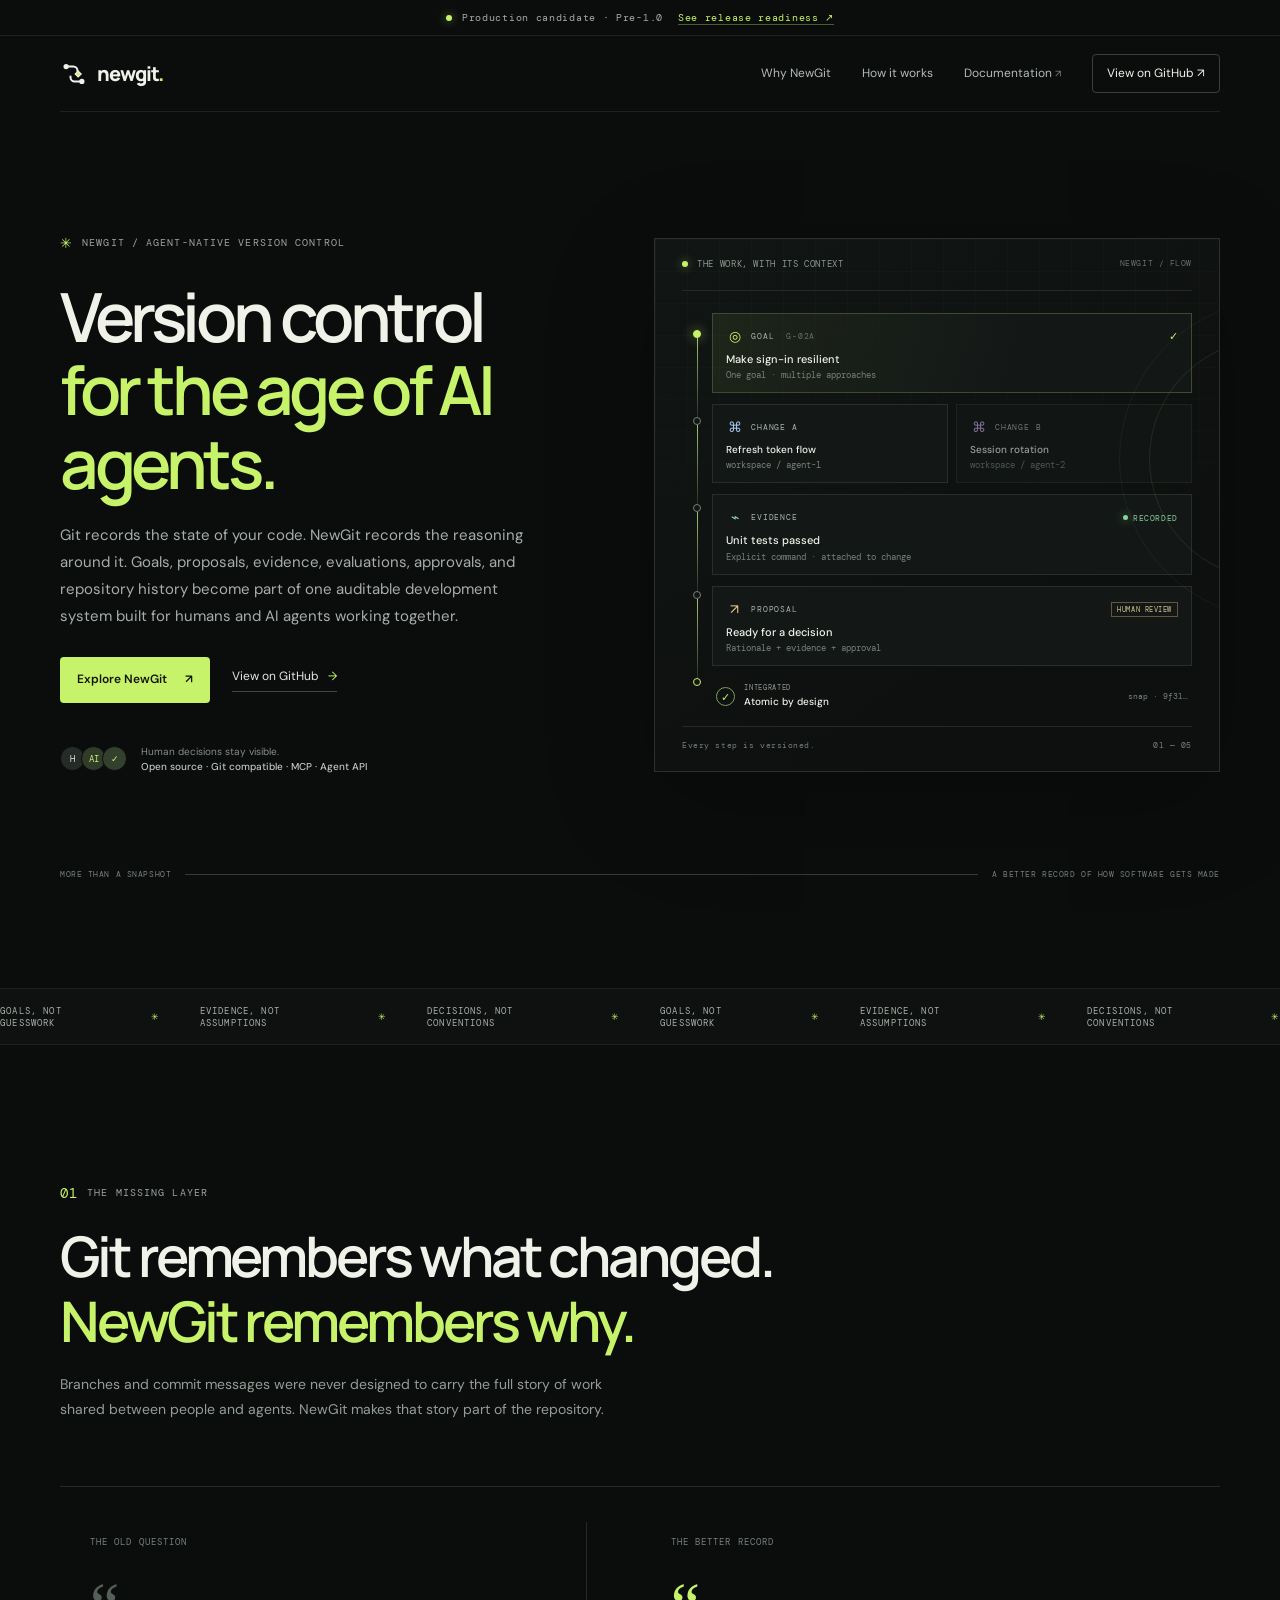
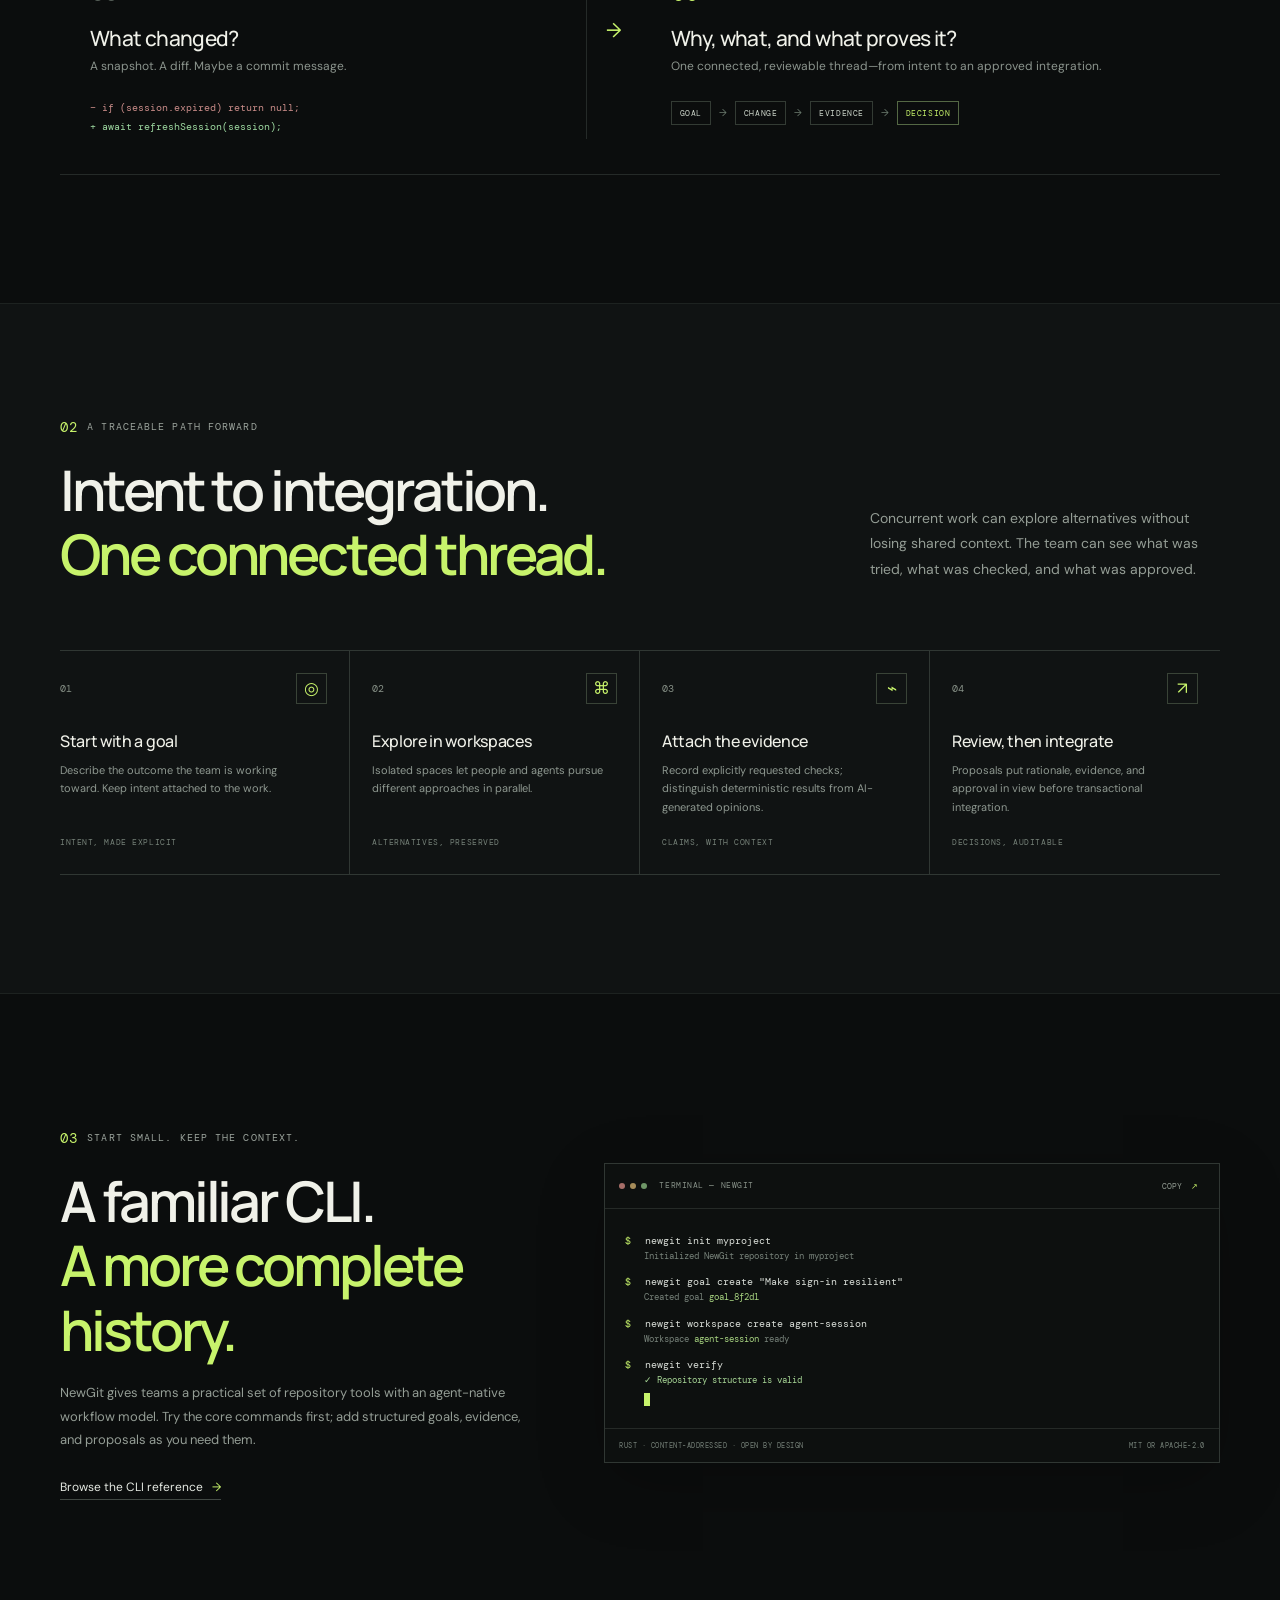
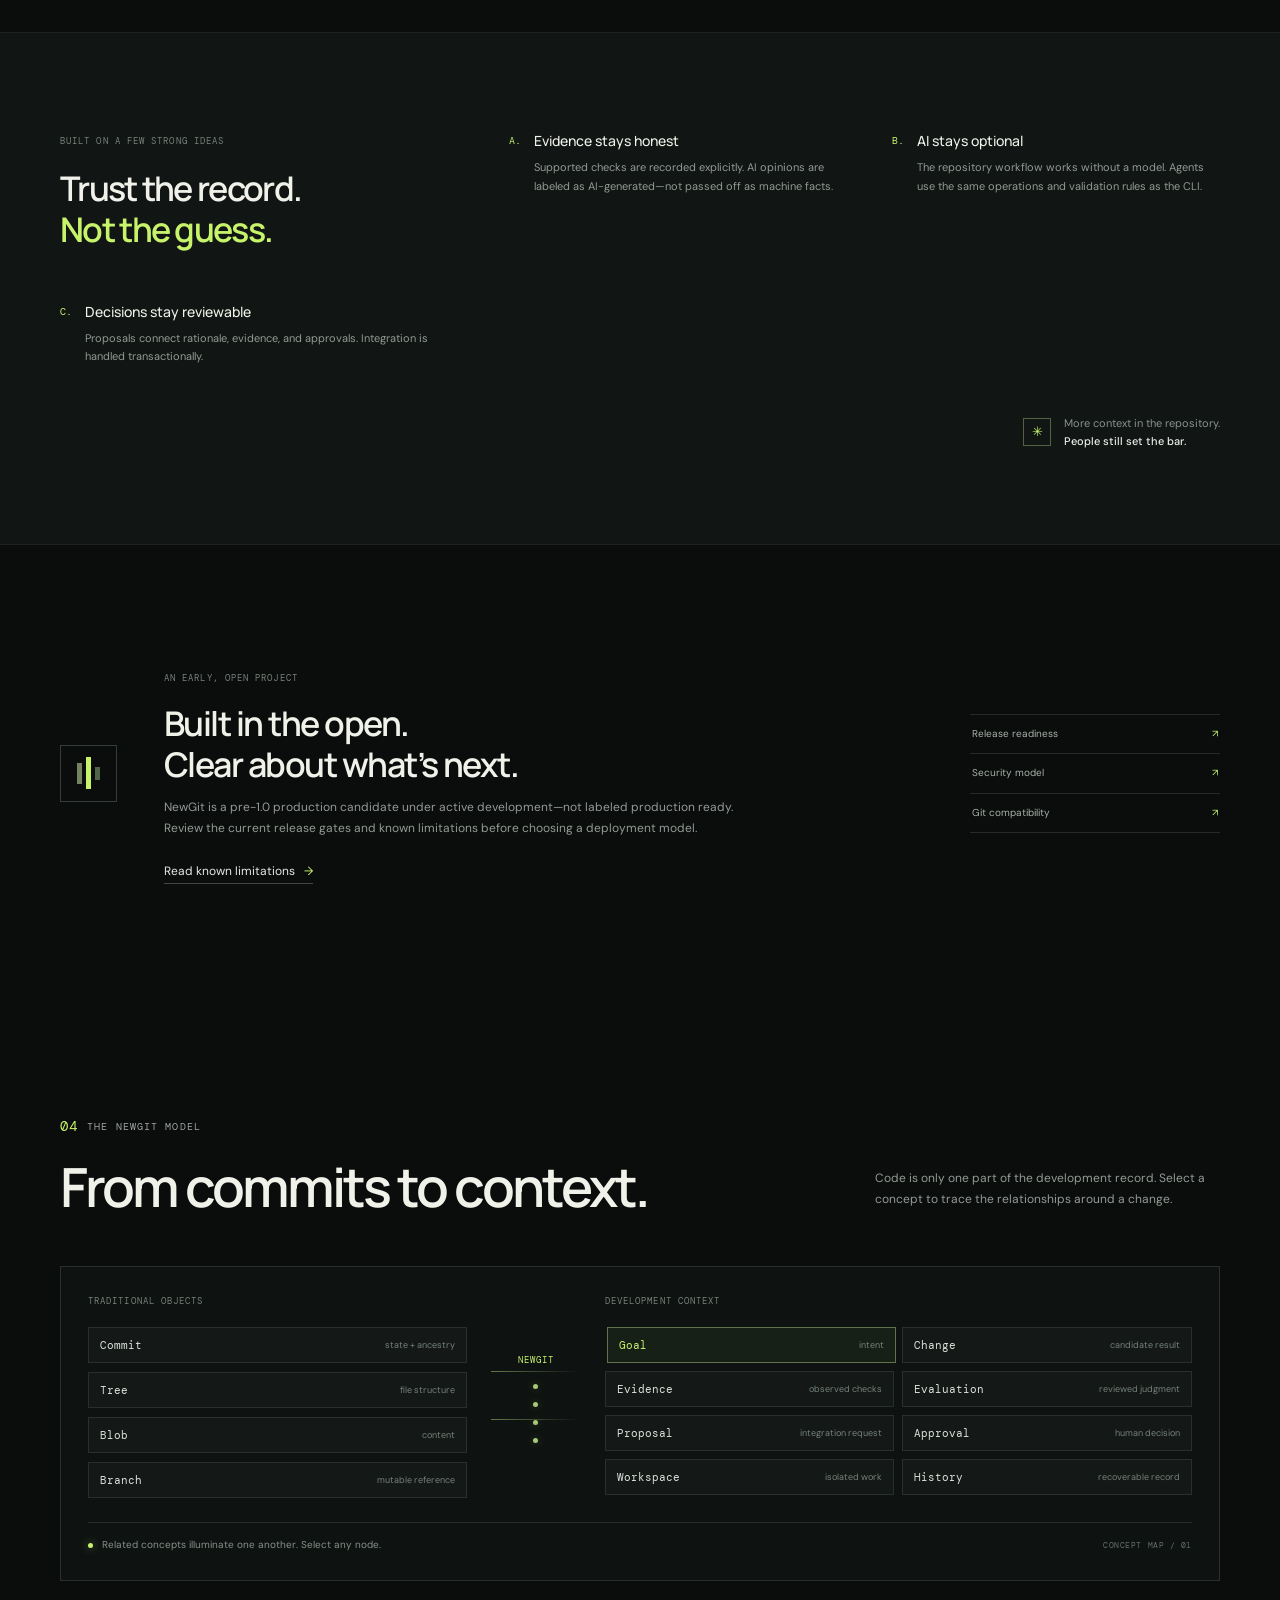
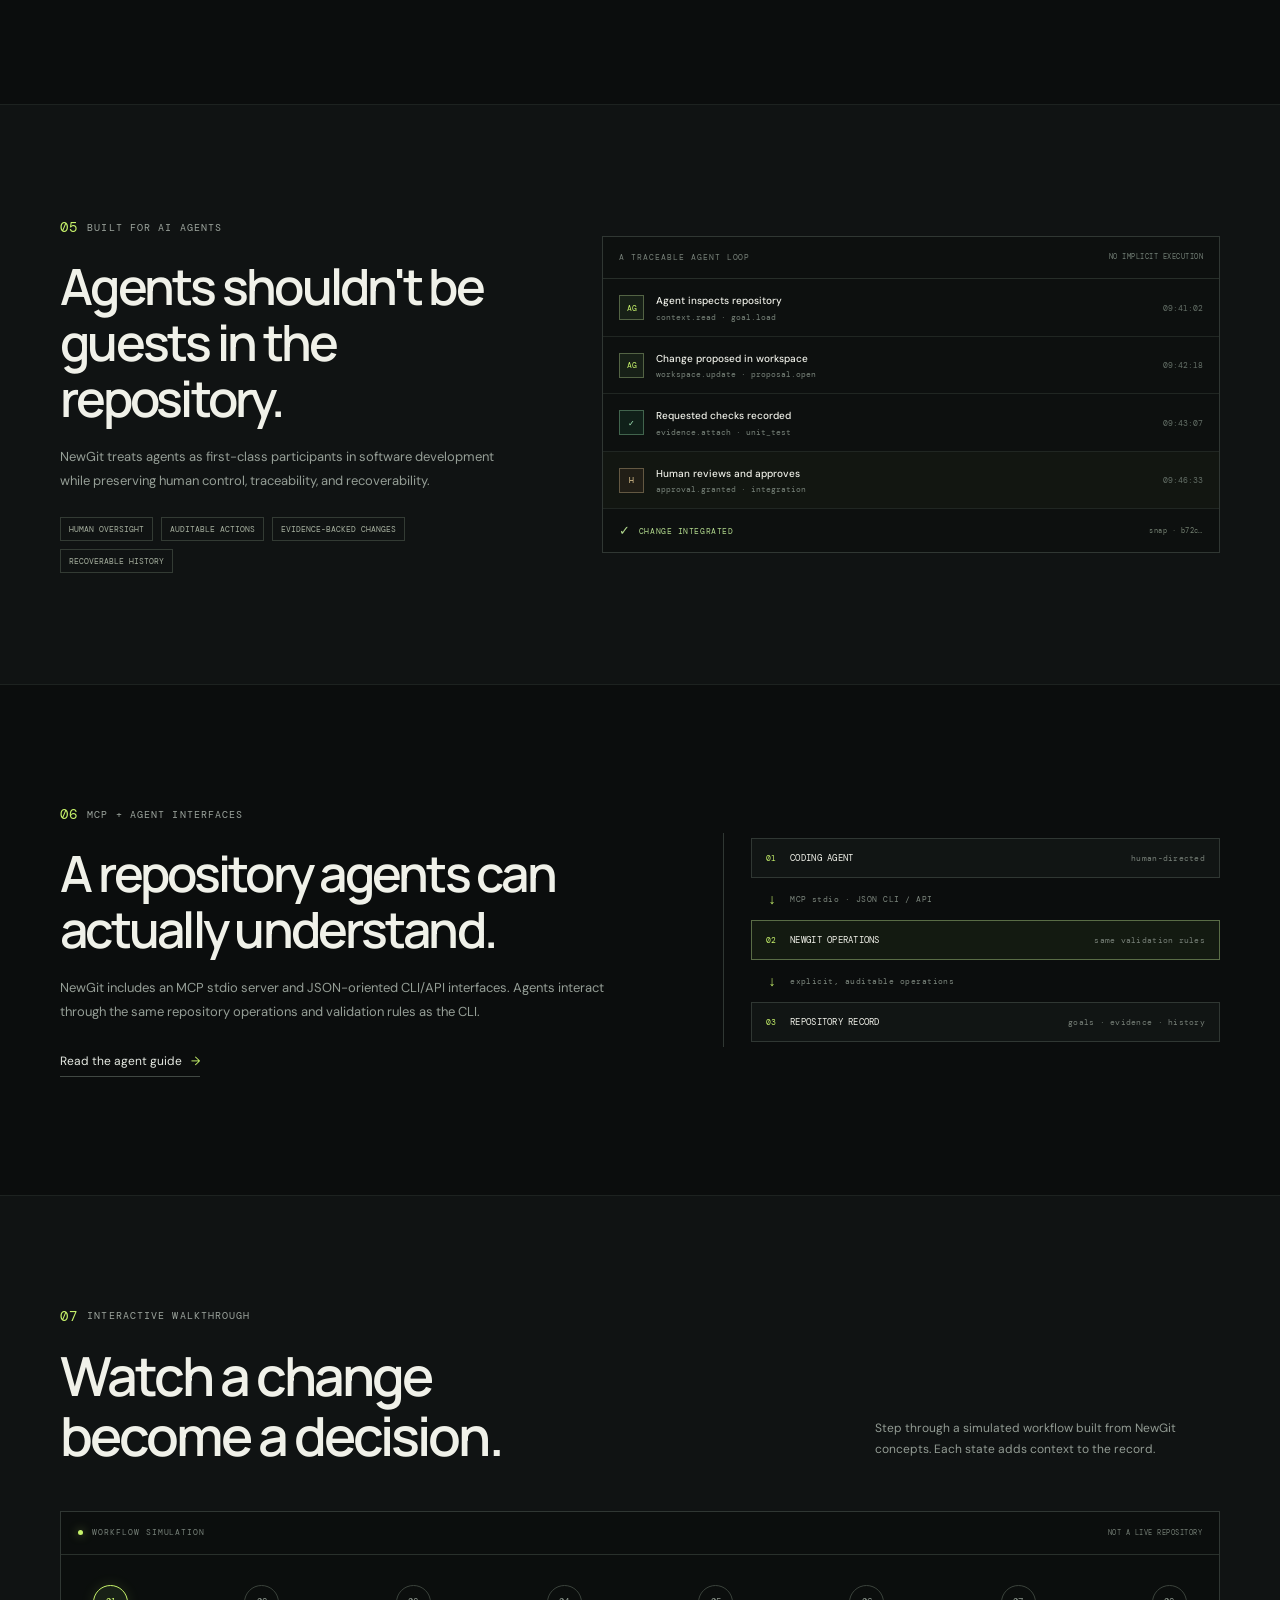
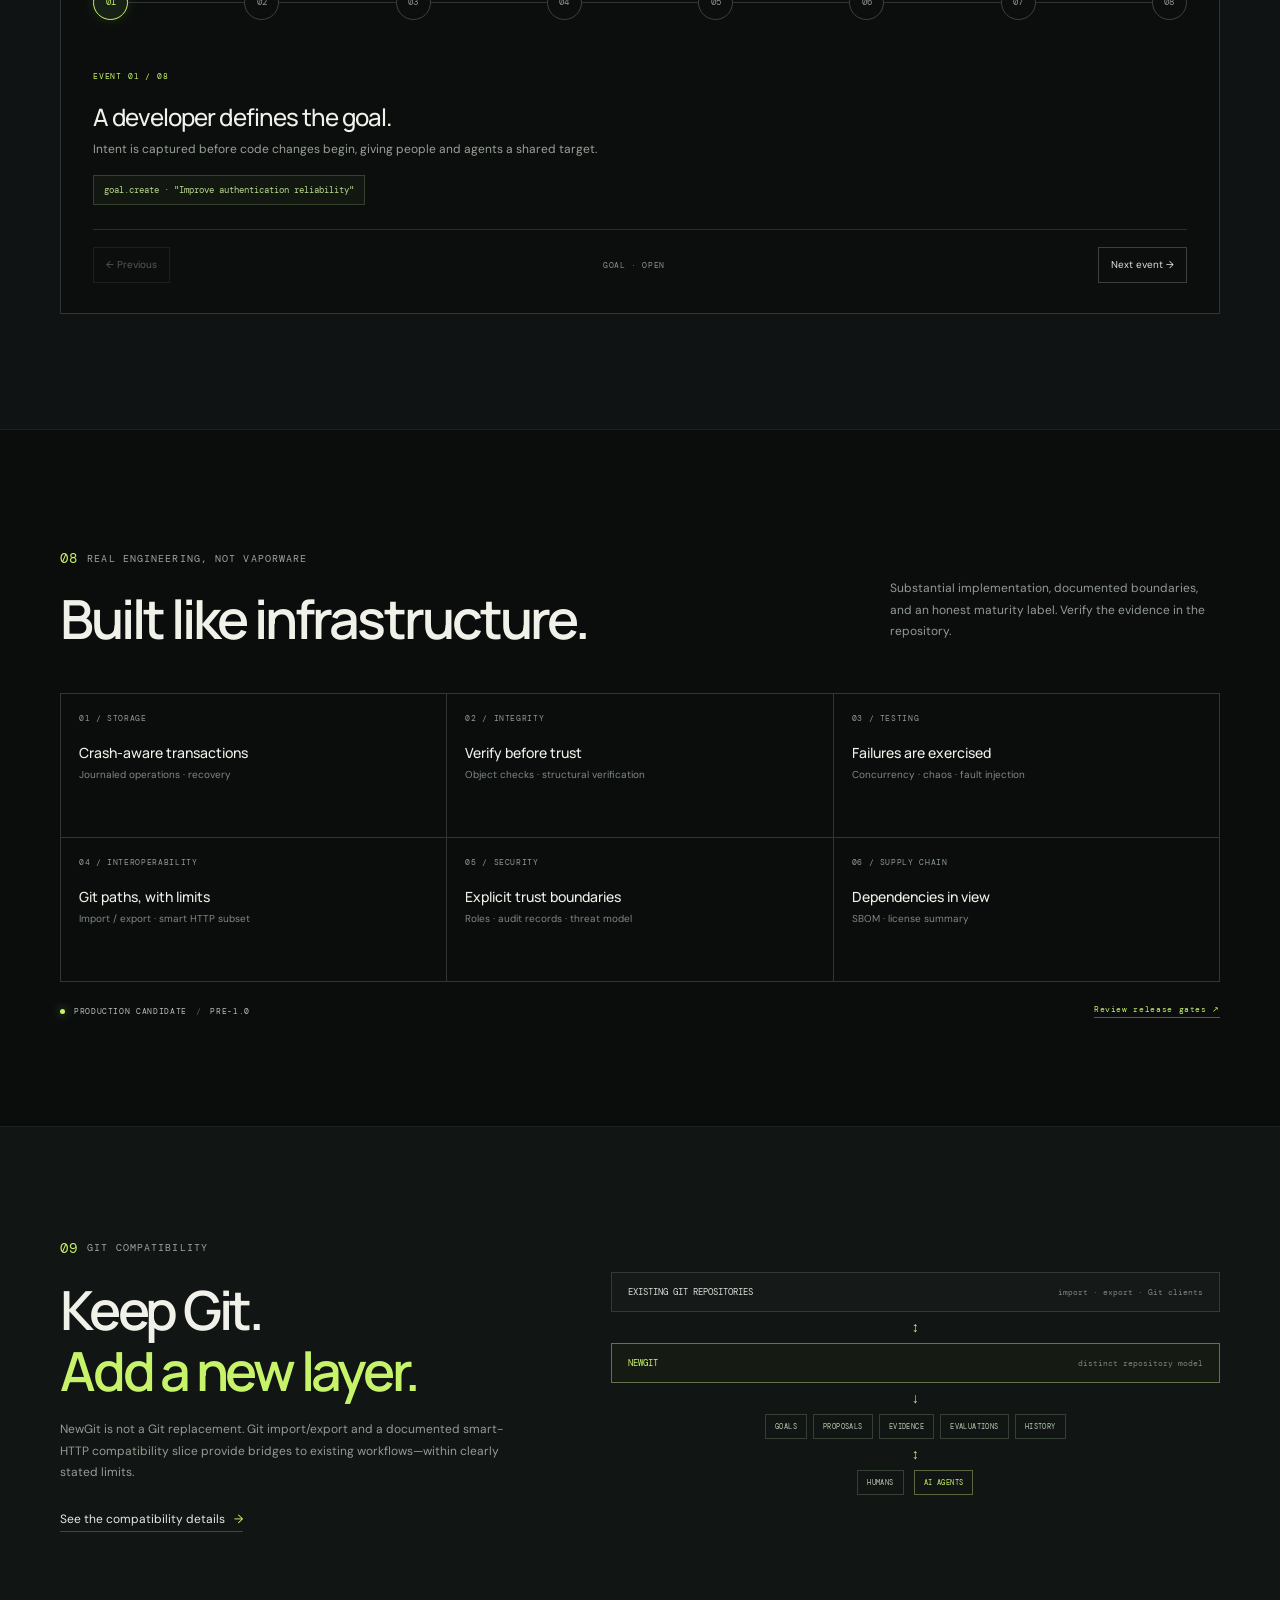
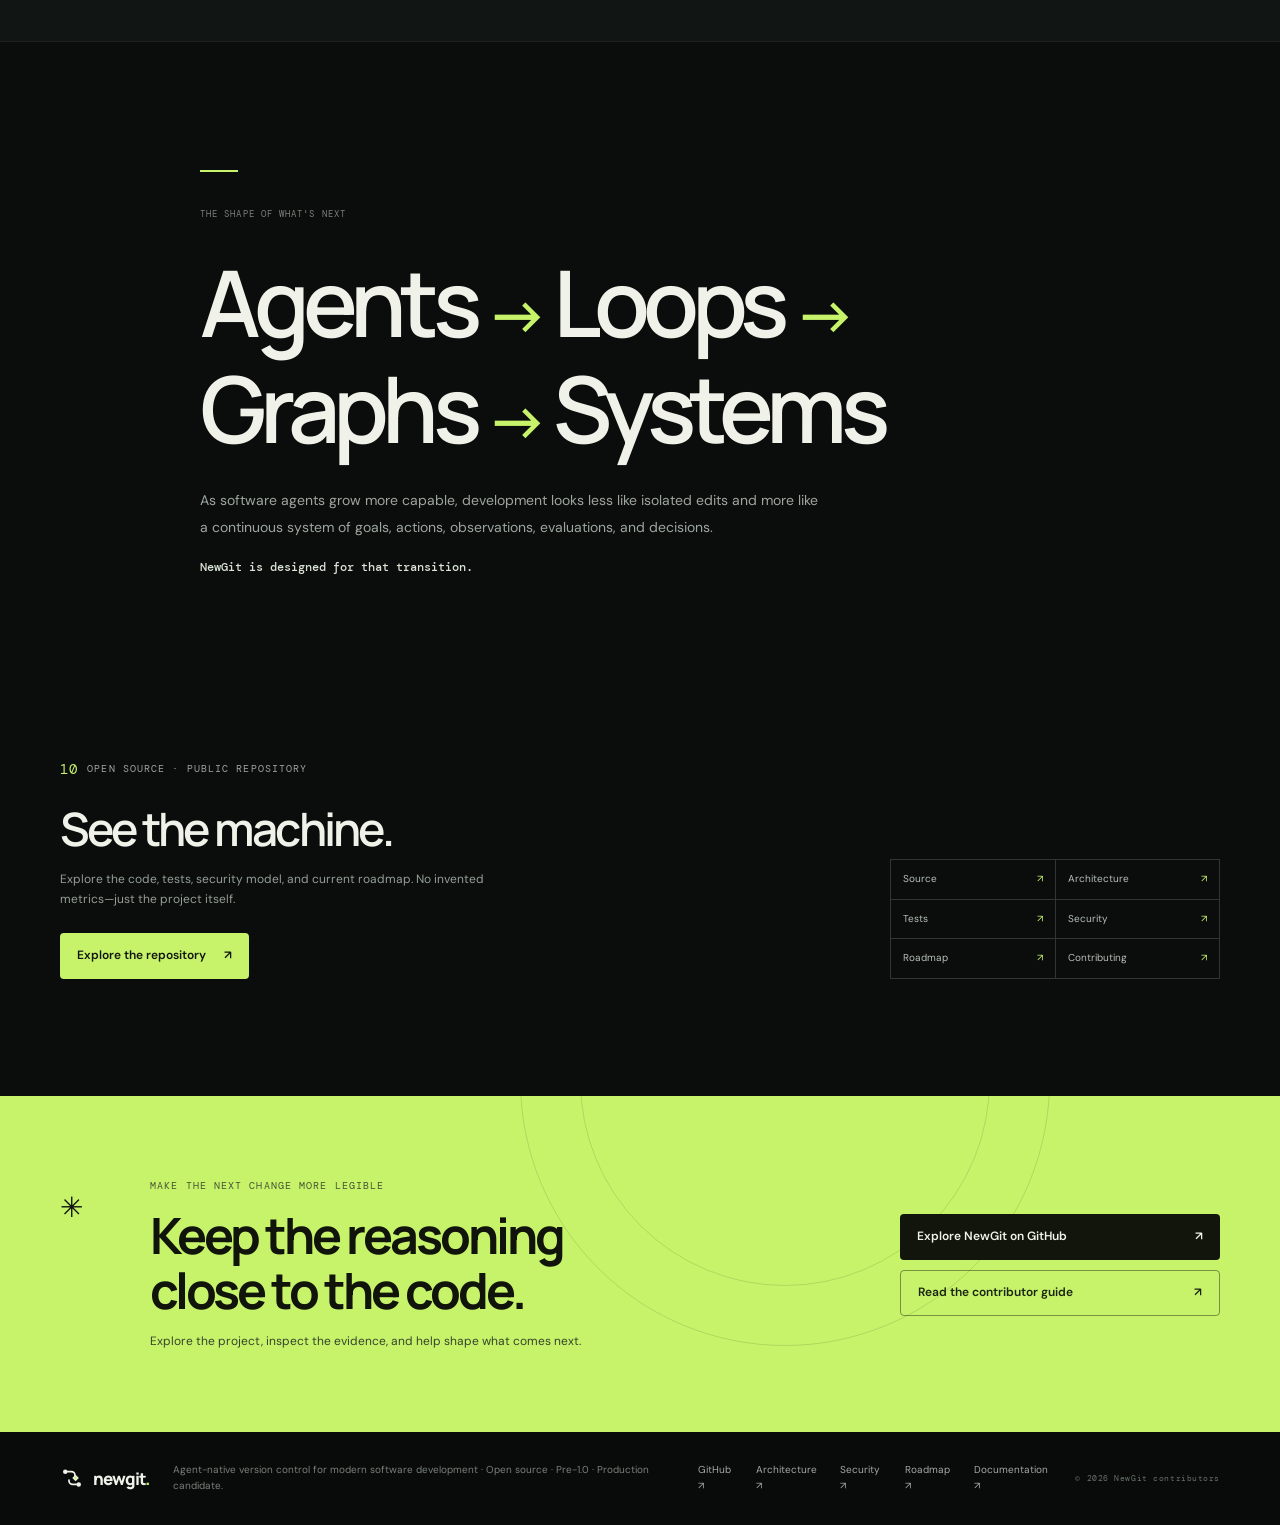
<file: website/index.html>
<!doctype html>
<html lang="en">
<head>
  <meta charset="utf-8" />
  <meta name="viewport" content="width=device-width, initial-scale=1" />
  <meta name="theme-color" content="#0b0d0d" />
  <meta name="description" content="NewGit is agent-native version control for software built by people and AI agents. Track goals, changes, evidence, and integration decisions alongside your source history." />
  <meta property="og:title" content="NewGit — Version control for the age of agents" />
  <meta property="og:description" content="Make the why, the proof, and the decision part of your version history." />
  <meta property="og:type" content="website" />
  <meta property="og:url" content="https://newgit.lovie.me/" />
  <meta name="twitter:card" content="summary" />
  <title>NewGit — Version control for the age of agents</title>
  <link rel="icon" href="favicon.svg" type="image/svg+xml" />
  <link rel="preconnect" href="https://fonts.googleapis.com" />
  <link rel="preconnect" href="https://fonts.gstatic.com" crossorigin />
  <link href="https://fonts.googleapis.com/css2?family=DM+Mono:wght@400;500&family=DM+Sans:wght@400;500;600;700&family=Manrope:wght@400;500;600;700;800&display=swap" rel="stylesheet" />
  <link rel="stylesheet" href="styles.css" />
</head>
<body>
  <div class="announcement"><span class="announcement-dot"></span><span>Production candidate · Pre-1.0</span><a href="https://github.com/kakarot700/newgit/blob/main/RELEASE_READINESS.md">See release readiness <span aria-hidden="true">↗</span></a></div>
  <header class="site-header">
    <a class="brand" href="#top" aria-label="NewGit home">
      <span class="brand-mark" aria-hidden="true"><svg viewBox="0 0 32 32" fill="none"><path d="M7 7.5h8.2a4.8 4.8 0 0 1 4.8 4.8v.9M25 24.5h-8.2a4.8 4.8 0 0 1-4.8-4.8v-.9" stroke="currentColor" stroke-width="2.3" stroke-linecap="round"/><circle cx="7" cy="7.5" r="3" fill="currentColor"/><circle cx="25" cy="24.5" r="3" fill="currentColor"/><path d="m17.5 16 3.3-3.3 3.3 3.3-3.3 3.3-3.3-3.3Z" fill="#c7f36b" stroke="currentColor" stroke-width="1.5"/></svg></span>
      <span>newgit<span class="brand-period">.</span></span>
    </a>
    <button class="menu-toggle" aria-label="Open navigation" aria-expanded="false"><span></span><span></span></button>
    <nav class="nav-links" aria-label="Main navigation">
      <a href="#why">Why NewGit</a><a href="#workflow">How it works</a><a href="https://github.com/kakarot700/newgit/tree/main/docs">Documentation <span class="external">↗</span></a>
      <a class="nav-cta" href="https://github.com/kakarot700/newgit">View on GitHub <span aria-hidden="true">↗</span></a>
    </nav>
  </header>
  <main id="top">
    <section class="hero page-wrap">
      <div class="hero-copy">
        <div class="eyebrow"><span class="eyebrow-icon">✳</span> NEWGIT / AGENT-NATIVE VERSION CONTROL</div>
        <h1>Version control<br /><span class="headline-accent">for the age of AI agents.</span></h1>
        <p class="hero-lede">Git records the state of your code. NewGit records the reasoning around it. Goals, proposals, evidence, evaluations, approvals, and repository history become part of one auditable development system built for humans and AI agents working together.</p>
        <div class="hero-actions"><a class="button button-dark" href="https://github.com/kakarot700/newgit">Explore NewGit <span aria-hidden="true">↗</span></a><a class="text-link" href="https://github.com/kakarot700/newgit">View on GitHub <span aria-hidden="true">→</span></a></div>
        <div class="hero-proof"><div class="avatar-stack" aria-hidden="true"><span>H</span><span>AI</span><span>✓</span></div><p>Human decisions stay visible.<br /><strong>Open source · Git compatible · MCP · Agent API</strong></p></div>
      </div>
      <div class="hero-visual" aria-label="Illustration of a versioned engineering workflow">
        <div class="visual-topline"><span><i class="live-dot"></i> THE WORK, WITH ITS CONTEXT</span><span class="mono">NEWGIT / FLOW</span></div>
        <div class="flow-board">
          <div class="flow-rail"><span class="rail-node node-active"></span><span class="rail-line"></span><span class="rail-node"></span><span class="rail-line"></span><span class="rail-node"></span><span class="rail-line"></span><span class="rail-node"></span><span class="rail-line"></span><span class="rail-node node-end"></span></div>
          <div class="flow-items">
            <div class="flow-card goal-card"><div class="flow-card-head"><span class="flow-icon goal-icon">◎</span><span class="card-kicker">GOAL <span class="id-tag">G-02A</span></span><span class="card-check">✓</span></div><strong>Make sign-in resilient</strong><small>One goal · multiple approaches</small></div>
            <div class="change-row"><div class="flow-card change-card"><div class="flow-card-head"><span class="flow-icon change-icon">⌘</span><span class="card-kicker">CHANGE A</span></div><strong>Refresh token flow</strong><small>workspace / agent-1</small></div><div class="flow-card change-card change-card-muted"><div class="flow-card-head"><span class="flow-icon alt-icon">⌘</span><span class="card-kicker">CHANGE B</span></div><strong>Session rotation</strong><small>workspace / agent-2</small></div></div>
            <div class="flow-card evidence-card"><div class="flow-card-head"><span class="flow-icon evidence-icon">⌁</span><span class="card-kicker">EVIDENCE</span><span class="evidence-status"><i></i> RECORDED</span></div><strong>Unit tests passed</strong><small>Explicit command · attached to change</small></div>
            <div class="flow-card proposal-card"><div class="flow-card-head"><span class="flow-icon proposal-icon">↗</span><span class="card-kicker">PROPOSAL</span><span class="review-pill">HUMAN REVIEW</span></div><strong>Ready for a decision</strong><small>Rationale + evidence + approval</small></div>
            <div class="integration-row"><span class="integration-check">✓</span><div><span class="card-kicker">INTEGRATED</span><strong>Atomic by design</strong></div><span class="commit-hash">snap · 9f31…</span></div>
          </div>
        </div>
        <div class="visual-foot"><span>Every step is versioned.</span><span class="mono">01 — 05</span></div>
        <div class="visual-orbit orbit-one"></div><div class="visual-orbit orbit-two"></div>
      </div>
      <div class="hero-bottom"><span>MORE THAN A SNAPSHOT</span><span class="bottom-line"></span><span class="mono">A BETTER RECORD OF HOW SOFTWARE GETS MADE</span></div>
    </section>
    <section class="ticker" aria-label="NewGit capabilities"><div class="ticker-track"><span>GOALS, NOT GUESSWORK</span><b>✳</b><span>EVIDENCE, NOT ASSUMPTIONS</span><b>✳</b><span>DECISIONS, NOT CONVENTIONS</span><b>✳</b><span>GOALS, NOT GUESSWORK</span><b>✳</b><span>EVIDENCE, NOT ASSUMPTIONS</span><b>✳</b><span>DECISIONS, NOT CONVENTIONS</span><b>✳</b></div></section>
    <section class="why-section page-wrap" id="why">
      <div class="section-intro"><div class="eyebrow"><span class="eyebrow-icon">01</span> THE MISSING LAYER</div><h2>Git remembers what changed.<br /><span>NewGit remembers why.</span></h2><p>Branches and commit messages were never designed to carry the full story of work shared between people and agents. NewGit makes that story part of the repository.</p></div>
      <div class="contrast"><div class="contrast-old"><span class="micro-label">THE OLD QUESTION</span><div class="quote-mark">“</div><h3>What changed?</h3><p>A snapshot. A diff. Maybe a commit message.</p><div class="diff-mini"><span class="diff-red">− if (session.expired) return null;</span><span class="diff-green">+ await refreshSession(session);</span></div></div><div class="contrast-arrow" aria-hidden="true">→</div><div class="contrast-new"><span class="micro-label">THE BETTER RECORD</span><div class="quote-mark green">“</div><h3>Why, what, and what proves it?</h3><p>One connected, reviewable thread—from intent to an approved integration.</p><div class="chain"><span>GOAL</span><i>→</i><span>CHANGE</span><i>→</i><span>EVIDENCE</span><i>→</i><span>DECISION</span></div></div></div>
    </section>
    <section class="workflow-section" id="workflow"><div class="page-wrap workflow-inner"><div class="workflow-heading"><div><div class="eyebrow"><span class="eyebrow-icon">02</span> A TRACEABLE PATH FORWARD</div><h2>Intent to integration.<br /><span>One connected thread.</span></h2></div><p>Concurrent work can explore alternatives without losing shared context. The team can see what was tried, what was checked, and what was approved.</p></div>
      <div class="steps"><article class="step"><div class="step-top"><span class="step-number">01</span><span class="step-glyph">◎</span></div><h3>Start with a goal</h3><p>Describe the outcome the team is working toward. Keep intent attached to the work.</p><span class="step-caption">INTENT, MADE EXPLICIT</span></article><article class="step"><div class="step-top"><span class="step-number">02</span><span class="step-glyph">⌘</span></div><h3>Explore in workspaces</h3><p>Isolated spaces let people and agents pursue different approaches in parallel.</p><span class="step-caption">ALTERNATIVES, PRESERVED</span></article><article class="step"><div class="step-top"><span class="step-number">03</span><span class="step-glyph">⌁</span></div><h3>Attach the evidence</h3><p>Record explicitly requested checks; distinguish deterministic results from AI-generated opinions.</p><span class="step-caption">CLAIMS, WITH CONTEXT</span></article><article class="step"><div class="step-top"><span class="step-number">04</span><span class="step-glyph">↗</span></div><h3>Review, then integrate</h3><p>Proposals put rationale, evidence, and approval in view before transactional integration.</p><span class="step-caption">DECISIONS, AUDITABLE</span></article></div>
    </div></section>
    <section class="terminal-section page-wrap"><div class="terminal-copy"><div class="eyebrow"><span class="eyebrow-icon">03</span> START SMALL. KEEP THE CONTEXT.</div><h2>A familiar CLI.<br /><span>A more complete history.</span></h2><p>NewGit gives teams a practical set of repository tools with an agent-native workflow model. Try the core commands first; add structured goals, evidence, and proposals as you need them.</p><a class="text-link" href="https://github.com/kakarot700/newgit/blob/main/docs/CLI.md">Browse the CLI reference <span>→</span></a></div><div class="terminal-window"><div class="terminal-bar"><div class="window-dots"><i></i><i></i><i></i></div><span>TERMINAL — NEWGIT</span><button class="copy-button" type="button" aria-label="Copy terminal commands">COPY <span>↗</span></button></div><div class="terminal-body"><div class="terminal-line"><span class="prompt">$</span> newgit init myproject</div><div class="terminal-output">Initialized NewGit repository in myproject</div><div class="terminal-line"><span class="prompt">$</span> newgit goal create "Make sign-in resilient"</div><div class="terminal-output">Created goal <span class="terminal-green">goal_8f2d1</span></div><div class="terminal-line"><span class="prompt">$</span> newgit workspace create agent-session</div><div class="terminal-output">Workspace <span class="terminal-green">agent-session</span> ready</div><div class="terminal-line"><span class="prompt">$</span> newgit verify</div><div class="terminal-output terminal-success">✓ Repository structure is valid</div><div class="terminal-cursor" aria-hidden="true"></div></div><div class="terminal-foot"><span>RUST · CONTENT-ADDRESSED · OPEN BY DESIGN</span><span>MIT OR APACHE-2.0</span></div></div></section>
    <section class="principles"><div class="page-wrap principles-inner"><div class="principles-lead"><span class="micro-label">BUILT ON A FEW STRONG IDEAS</span><h2>Trust the record.<br /><span>Not the guess.</span></h2></div><div class="principle"><span class="principle-index">A.</span><div><h3>Evidence stays honest</h3><p>Supported checks are recorded explicitly. AI opinions are labeled as AI-generated—not passed off as machine facts.</p></div></div><div class="principle"><span class="principle-index">B.</span><div><h3>AI stays optional</h3><p>The repository workflow works without a model. Agents use the same operations and validation rules as the CLI.</p></div></div><div class="principle"><span class="principle-index">C.</span><div><h3>Decisions stay reviewable</h3><p>Proposals connect rationale, evidence, and approvals. Integration is handled transactionally.</p></div></div><div class="principles-note"><span class="note-star">✳</span><span>More context in the repository.<br /><strong>People still set the bar.</strong></span></div></div></section>
    <section class="status-section page-wrap"><div class="status-icon"><span></span><span></span><span></span></div><div><span class="micro-label">AN EARLY, OPEN PROJECT</span><h2>Built in the open.<br />Clear about what’s next.</h2><p>NewGit is a pre-1.0 production candidate under active development—not labeled production ready. Review the current release gates and known limitations before choosing a deployment model.</p><a class="text-link" href="https://github.com/kakarot700/newgit/blob/main/KNOWN_LIMITATIONS.md">Read known limitations <span>→</span></a></div><div class="status-links"><a href="https://github.com/kakarot700/newgit/blob/main/RELEASE_READINESS.md">Release readiness <span>↗</span></a><a href="https://github.com/kakarot700/newgit/blob/main/SECURITY_MODEL.md">Security model <span>↗</span></a><a href="https://github.com/kakarot700/newgit/blob/main/docs/GIT_COMPAT.md">Git compatibility <span>↗</span></a></div></section>
    <section class="model-section page-wrap" id="architecture"><div class="model-heading"><div><div class="eyebrow"><span class="eyebrow-icon">04</span> THE NEWGIT MODEL</div><h2>From commits to context.</h2></div><p>Code is only one part of the development record. Select a concept to trace the relationships around a change.</p></div><div class="model-visual"><div class="model-side model-traditional"><span class="micro-label">TRADITIONAL OBJECTS</span><button class="model-node" data-links="change history">Commit <small>state + ancestry</small></button><button class="model-node" data-links="change">Tree <small>file structure</small></button><button class="model-node" data-links="change">Blob <small>content</small></button><button class="model-node" data-links="workspace history">Branch <small>mutable reference</small></button></div><div class="model-bridge"><span>NEWGIT</span><i></i><i></i><i></i><i></i></div><div class="model-side model-context"><span class="micro-label">DEVELOPMENT CONTEXT</span><div class="model-node-set"><button class="model-node active" data-links="commit proposal">Goal <small>intent</small></button><button class="model-node" data-links="goal evidence">Change <small>candidate result</small></button><button class="model-node" data-links="change evaluation">Evidence <small>observed checks</small></button><button class="model-node" data-links="evidence approval">Evaluation <small>reviewed judgment</small></button><button class="model-node" data-links="evaluation history">Proposal <small>integration request</small></button><button class="model-node" data-links="proposal history">Approval <small>human decision</small></button><button class="model-node" data-links="change commit">Workspace <small>isolated work</small></button><button class="model-node" data-links="commit goal">History <small>recoverable record</small></button></div></div><div class="model-caption"><span class="live-dot"></span><span id="model-caption-text">Related concepts illuminate one another. Select any node.</span><span class="mono">CONCEPT MAP / 01</span></div></div></section>
    <section class="agent-section"><div class="page-wrap agent-inner"><div class="agent-copy"><div class="eyebrow"><span class="eyebrow-icon">05</span> BUILT FOR AI AGENTS</div><h2>Agents shouldn't be guests in the repository.</h2><p>NewGit treats agents as first-class participants in software development while preserving human control, traceability, and recoverability.</p><div class="agent-principles"><span>HUMAN OVERSIGHT</span><span>AUDITABLE ACTIONS</span><span>EVIDENCE-BACKED CHANGES</span><span>RECOVERABLE HISTORY</span></div></div><div class="agent-flow"><div class="agent-flow-label"><span class="micro-label">A TRACEABLE AGENT LOOP</span><span class="mono">NO IMPLICIT EXECUTION</span></div><div class="agent-flow-row"><span class="agent-avatar">AG</span><div><strong>Agent inspects repository</strong><small>context.read · goal.load</small></div><span class="flow-time">09:41:02</span></div><div class="agent-flow-row"><span class="agent-avatar">AG</span><div><strong>Change proposed in workspace</strong><small>workspace.update · proposal.open</small></div><span class="flow-time">09:42:18</span></div><div class="agent-flow-row"><span class="agent-avatar evidence-avatar">✓</span><div><strong>Requested checks recorded</strong><small>evidence.attach · unit_test</small></div><span class="flow-time">09:43:07</span></div><div class="agent-flow-row human-row"><span class="agent-avatar human-avatar">H</span><div><strong>Human reviews and approves</strong><small>approval.granted · integration</small></div><span class="flow-time">09:46:33</span></div><div class="agent-flow-result"><span>✓</span> CHANGE INTEGRATED <span class="mono">snap · b72c…</span></div></div></div></section>
    <section class="api-section page-wrap"><div class="api-copy"><div class="eyebrow"><span class="eyebrow-icon">06</span> MCP + AGENT INTERFACES</div><h2>A repository agents can actually understand.</h2><p>NewGit includes an MCP stdio server and JSON-oriented CLI/API interfaces. Agents interact through the same repository operations and validation rules as the CLI.</p><a class="text-link" href="https://github.com/kakarot700/newgit/blob/main/docs/AGENT_GUIDE.md">Read the agent guide <span>→</span></a></div><div class="api-stack"><div class="api-stack-item"><span>01</span> CODING AGENT <small>human-directed</small></div><div class="api-connector">↓ <span>MCP stdio · JSON CLI / API</span></div><div class="api-stack-item api-newgit"><span>02</span> NEWGIT OPERATIONS <small>same validation rules</small></div><div class="api-connector">↓ <span>explicit, auditable operations</span></div><div class="api-stack-item"><span>03</span> REPOSITORY RECORD <small>goals · evidence · history</small></div></div></section>
    <section class="demo-section"><div class="page-wrap demo-inner"><div class="demo-heading"><div><div class="eyebrow"><span class="eyebrow-icon">07</span> INTERACTIVE WALKTHROUGH</div><h2>Watch a change<br />become a decision.</h2></div><p>Step through a simulated workflow built from NewGit concepts. Each state adds context to the record.</p></div><div class="demo-console"><div class="demo-console-top"><span class="live-dot"></span><span class="micro-label">WORKFLOW SIMULATION</span><span class="mono">NOT A LIVE REPOSITORY</span></div><div class="demo-content"><div class="demo-progress" aria-label="Workflow steps"><span class="demo-progress-line"><i id="demo-progress-fill"></i></span><button class="demo-step active" data-step="0" aria-label="Step 1: Goal created">01</button><button class="demo-step" data-step="1" aria-label="Step 2: Agent investigates">02</button><button class="demo-step" data-step="2" aria-label="Step 3: Change proposed">03</button><button class="demo-step" data-step="3" aria-label="Step 4: Evidence attached">04</button><button class="demo-step" data-step="4" aria-label="Step 5: Evaluation recorded">05</button><button class="demo-step" data-step="5" aria-label="Step 6: Human approval">06</button><button class="demo-step" data-step="6" aria-label="Step 7: Change integrated">07</button><button class="demo-step" data-step="7" aria-label="Step 8: History updated">08</button></div><div class="demo-event"><span class="demo-event-index" id="demo-event-index">EVENT 01 / 08</span><h3 id="demo-event-title">A developer defines the goal.</h3><p id="demo-event-copy">Intent is captured before code changes begin, giving people and agents a shared target.</p><code id="demo-event-code">goal.create · "Improve authentication reliability"</code></div><div class="demo-controls"><button id="demo-prev" type="button" disabled>← Previous</button><span id="demo-state">GOAL · OPEN</span><button id="demo-next" type="button">Next event →</button></div></div></div></div></section>
    <section class="engineering-section page-wrap"><div class="engineering-heading"><div><div class="eyebrow"><span class="eyebrow-icon">08</span> REAL ENGINEERING, NOT VAPORWARE</div><h2>Built like infrastructure.</h2></div><p>Substantial implementation, documented boundaries, and an honest maturity label. Verify the evidence in the repository.</p></div><div class="engineering-grid"><a href="https://github.com/kakarot700/newgit/blob/main/ARCHITECTURE.md"><span>01 / STORAGE</span><strong>Crash-aware transactions</strong><small>Journaled operations · recovery</small></a><a href="https://github.com/kakarot700/newgit/blob/main/TEST_MATRIX.md"><span>02 / INTEGRITY</span><strong>Verify before trust</strong><small>Object checks · structural verification</small></a><a href="https://github.com/kakarot700/newgit/tree/main/tests"><span>03 / TESTING</span><strong>Failures are exercised</strong><small>Concurrency · chaos · fault injection</small></a><a href="https://github.com/kakarot700/newgit/blob/main/docs/GIT_COMPAT.md"><span>04 / INTEROPERABILITY</span><strong>Git paths, with limits</strong><small>Import / export · smart HTTP subset</small></a><a href="https://github.com/kakarot700/newgit/blob/main/SECURITY_MODEL.md"><span>05 / SECURITY</span><strong>Explicit trust boundaries</strong><small>Roles · audit records · threat model</small></a><a href="https://github.com/kakarot700/newgit/blob/main/SBOM.md"><span>06 / SUPPLY CHAIN</span><strong>Dependencies in view</strong><small>SBOM · license summary</small></a></div><div class="production-label"><span class="live-dot"></span> PRODUCTION CANDIDATE <span class="separator">/</span> PRE-1.0 <a href="https://github.com/kakarot700/newgit/blob/main/RELEASE_READINESS.md">Review release gates ↗</a></div></section>
    <section class="compat-section"><div class="page-wrap compat-inner"><div><div class="eyebrow"><span class="eyebrow-icon">09</span> GIT COMPATIBILITY</div><h2>Keep Git.<br /><span>Add a new layer.</span></h2><p>NewGit is not a Git replacement. Git import/export and a documented smart-HTTP compatibility slice provide bridges to existing workflows—within clearly stated limits.</p><a class="text-link" href="https://github.com/kakarot700/newgit/blob/main/docs/GIT_COMPAT.md">See the compatibility details <span>→</span></a></div><div class="compat-diagram"><div class="compat-box">EXISTING GIT REPOSITORIES <small>import · export · Git clients</small></div><div class="compat-arrow">↕</div><div class="compat-box compat-box-main">NEWGIT <small>distinct repository model</small></div><div class="compat-arrow">↓</div><div class="compat-capabilities"><span>GOALS</span><span>PROPOSALS</span><span>EVIDENCE</span><span>EVALUATIONS</span><span>HISTORY</span></div><div class="compat-arrow">↕</div><div class="compat-actors"><span>HUMANS</span><span>AI AGENTS</span></div></div></div></section>
    <section class="editorial-section page-wrap"><div class="editorial-line"></div><span class="micro-label">THE SHAPE OF WHAT'S NEXT</span><h2>Agents <i>→</i> Loops <i>→</i><br />Graphs <i>→</i> Systems</h2><p>As software agents grow more capable, development looks less like isolated edits and more like a continuous system of goals, actions, observations, evaluations, and decisions.</p><strong>NewGit is designed for that transition.</strong></section>
    <section class="open-source-section page-wrap"><div class="open-source-main"><div class="eyebrow"><span class="eyebrow-icon">10</span> OPEN SOURCE · PUBLIC REPOSITORY</div><h2>See the machine.</h2><p>Explore the code, tests, security model, and current roadmap. No invented metrics—just the project itself.</p><a class="button button-dark" href="https://github.com/kakarot700/newgit">Explore the repository <span>↗</span></a></div><div class="repo-links"><a href="https://github.com/kakarot700/newgit">Source <span>↗</span></a><a href="https://github.com/kakarot700/newgit/blob/main/ARCHITECTURE.md">Architecture <span>↗</span></a><a href="https://github.com/kakarot700/newgit/tree/main/tests">Tests <span>↗</span></a><a href="https://github.com/kakarot700/newgit/blob/main/SECURITY.md">Security <span>↗</span></a><a href="https://github.com/kakarot700/newgit/blob/main/ROADMAP.md">Roadmap <span>↗</span></a><a href="https://github.com/kakarot700/newgit/blob/main/CONTRIBUTING.md">Contributing <span>↗</span></a></div></section>
    <section class="final-cta"><div class="page-wrap final-cta-inner"><div class="cta-spark" aria-hidden="true">✳</div><div><div class="eyebrow">MAKE THE NEXT CHANGE MORE LEGIBLE</div><h2>Keep the reasoning<br />close to the code.</h2><p>Explore the project, inspect the evidence, and help shape what comes next.</p></div><div class="cta-buttons"><a class="button button-lime" href="https://github.com/kakarot700/newgit">Explore NewGit on GitHub <span>↗</span></a><a class="button button-outline" href="https://github.com/kakarot700/newgit/blob/main/CONTRIBUTING.md">Read the contributor guide <span>↗</span></a></div><div class="cta-orbit cta-orbit-a"></div><div class="cta-orbit cta-orbit-b"></div></div></section>
  </main>
  <footer class="site-footer"><div class="page-wrap footer-inner"><a class="brand footer-brand" href="#top"><span class="brand-mark" aria-hidden="true"><svg viewBox="0 0 32 32" fill="none"><path d="M7 7.5h8.2a4.8 4.8 0 0 1 4.8 4.8v.9M25 24.5h-8.2a4.8 4.8 0 0 1-4.8-4.8v-.9" stroke="currentColor" stroke-width="2.3" stroke-linecap="round"/><circle cx="7" cy="7.5" r="3" fill="currentColor"/><circle cx="25" cy="24.5" r="3" fill="currentColor"/><path d="m17.5 16 3.3-3.3 3.3 3.3-3.3 3.3-3.3-3.3Z" fill="#c7f36b" stroke="currentColor" stroke-width="1.5"/></svg></span><span>newgit<span class="brand-period">.</span></span></a><span class="footer-note">Agent-native version control for modern software development · Open source · Pre-1.0 · Production candidate.</span><div class="footer-links"><a href="https://github.com/kakarot700/newgit">GitHub ↗</a><a href="https://github.com/kakarot700/newgit/blob/main/ARCHITECTURE.md">Architecture ↗</a><a href="https://github.com/kakarot700/newgit/blob/main/SECURITY.md">Security ↗</a><a href="https://github.com/kakarot700/newgit/blob/main/ROADMAP.md">Roadmap ↗</a><a href="https://github.com/kakarot700/newgit/tree/main/docs">Documentation ↗</a></div><span class="copyright">© 2026 NewGit contributors</span></div></footer>
  <script src="script.js" defer></script>
</body>
</html>
</file>
<file: website/styles.css>
:root{--bg:#0b0d0d;--surface:#101313;--surface-2:#141818;--line:#252a28;--line-soft:#1d2220;--text:#f0f1e9;--muted:#929a93;--dim:#626b64;--lime:#c7f36b;--lime-soft:rgba(199,243,107,.11);--mono:'DM Mono',monospace;--sans:'DM Sans',sans-serif;--display:'Manrope','DM Sans',sans-serif;--wrap:1160px;color-scheme:dark}
*{box-sizing:border-box}html{scroll-behavior:smooth;scroll-padding-top:96px}body{margin:0;background:var(--bg);color:var(--text);font-family:var(--sans);font-size:15px;line-height:1.65;-webkit-font-smoothing:antialiased}a{color:inherit;text-decoration:none}button{font:inherit}::selection{background:var(--lime);color:#111} .page-wrap{width:min(var(--wrap),calc(100% - 56px));margin-inline:auto}.mono,.micro-label,.eyebrow,.card-kicker,.step-caption,.terminal-bar,.terminal-foot,.visual-topline,.visual-foot,.hero-bottom,.copyright{font-family:var(--mono);letter-spacing:.07em}.announcement{height:36px;border-bottom:1px solid var(--line-soft);display:flex;align-items:center;justify-content:center;gap:10px;color:#a5aca4;font:10px var(--mono);letter-spacing:.07em}.announcement a{margin-left:5px;color:var(--lime);border-bottom:1px solid rgba(199,243,107,.35)}.announcement-dot,.live-dot,.evidence-status i{display:inline-block;width:6px;height:6px;border-radius:50%;background:var(--lime);box-shadow:0 0 10px rgba(199,243,107,.55)}.site-header{height:76px;max-width:var(--wrap);width:calc(100% - 56px);margin:auto;display:flex;align-items:center;justify-content:space-between;border-bottom:1px solid var(--line-soft);position:relative;z-index:5}.brand{display:inline-flex;align-items:center;gap:9px;font:800 20px var(--display);letter-spacing:-1.1px}.brand-mark{display:grid;place-items:center;width:28px;height:28px;color:var(--text)}.brand-mark svg{width:28px;height:28px}.brand-period{color:var(--lime)}.nav-links{display:flex;align-items:center;gap:31px;color:#b3bab4;font-size:12px}.nav-links>a:not(.nav-cta):hover,.footer-links a:hover,.status-links a:hover{color:var(--lime)}.external{font-size:10px;color:#768076}.nav-cta{border:1px solid #394039;border-radius:4px;padding:9px 14px;color:var(--text);transition:background .2s,border .2s}.nav-cta:hover{background:var(--lime);color:#111;border-color:var(--lime)}.menu-toggle{display:none}.hero{padding:112px 0 37px;display:grid;grid-template-columns:1fr 1.04fr;gap:50px;align-items:center;position:relative}.hero-copy{padding:8px 0 12px}.eyebrow{font-size:10px;color:#9ca49d;letter-spacing:.11em;display:flex;align-items:center;gap:9px}.eyebrow-icon{color:var(--lime);font-size:14px}.hero h1{font:600 clamp(46px,5.3vw,70px)/1.08 var(--display);letter-spacing:-.065em;margin:25px 0 22px;max-width:640px}.headline-accent,.section-intro h2 span,.workflow-heading h2 span,.terminal-copy h2 span,.principles-lead h2 span{color:var(--lime)}.hero-lede{max-width:490px;color:#a7aea8;font-size:15px;line-height:1.8;margin:0 0 27px}.hero-actions{display:flex;align-items:center;gap:22px;flex-wrap:wrap}.button{display:inline-flex;align-items:center;gap:18px;justify-content:space-between;min-height:46px;padding:0 17px;border-radius:4px;font-size:12px;font-weight:600;transition:transform .2s,background .2s,color .2s,border-color .2s}.button:hover{transform:translateY(-2px)}.button-dark{background:var(--lime);color:#12150e}.button-dark:hover{background:#d9ff8a}.text-link{color:#e5e9e2;font-size:12px;border-bottom:1px solid #414843;padding-bottom:4px;transition:color .2s,border .2s}.text-link span{color:var(--lime);margin-left:6px}.text-link:hover{color:var(--lime);border-color:var(--lime)}.hero-proof{display:flex;align-items:center;gap:14px;margin-top:41px}.avatar-stack{display:flex;padding-left:4px}.avatar-stack span{width:25px;height:25px;border:1px solid #0b0d0d;border-radius:50%;margin-left:-4px;display:grid;place-items:center;font:9px var(--mono);background:#252b26;color:#dce4d9}.avatar-stack span:nth-child(2){background:#303b29;color:var(--lime)}.avatar-stack span:nth-child(3){background:#33402d;color:var(--lime)}.hero-proof p{margin:0;color:#858e87;font-size:10px;line-height:1.5}.hero-proof strong{font-weight:500;color:#bec6bf}.hero-visual{border:1px solid #2a302c;background:linear-gradient(145deg,#111514,#0d100f 75%);position:relative;overflow:hidden;min-height:490px;padding:0 27px 19px;box-shadow:0 30px 100px rgba(0,0,0,.24)}.hero-visual:before{content:"";position:absolute;inset:0;background-image:linear-gradient(rgba(255,255,255,.018) 1px,transparent 1px),linear-gradient(90deg,rgba(255,255,255,.018) 1px,transparent 1px);background-size:32px 32px;mask-image:linear-gradient(to bottom,#000,transparent 85%);pointer-events:none}.visual-topline{height:52px;border-bottom:1px solid var(--line);display:flex;justify-content:space-between;align-items:center;color:#8d978e;font-size:9px;position:relative}.visual-topline>span:first-child{display:flex;align-items:center;gap:9px}.visual-topline .mono{font-size:8px;color:#667169}.flow-board{position:relative;margin:22px 0 16px}.flow-rail{position:absolute;left:11px;top:17px;bottom:24px;display:flex;flex-direction:column;align-items:center}.rail-node{width:8px;height:8px;border:1px solid #758374;background:#111614;border-radius:50%;z-index:1;transition:box-shadow .4s}.node-active{border-color:var(--lime);background:var(--lime);box-shadow:0 0 12px rgba(199,243,107,.6)}.node-end{border-color:var(--lime);background:#111614}.rail-line{width:1px;flex:1;min-height:9px;background:linear-gradient(#a0c572,#27312b)}.flow-items{padding-left:30px;display:flex;flex-direction:column;gap:11px;position:relative}.flow-card{background:#131817;border:1px solid #282e2a;padding:11px 13px;transition:border-color .3s,transform .3s}.flow-card:hover{border-color:#64734d;transform:translateX(3px)}.goal-card{border-color:#3d4b32;background:linear-gradient(105deg,rgba(199,243,107,.075),#131817 65%)}.flow-card-head{display:flex;align-items:center;gap:8px;margin-bottom:4px}.flow-icon{font-size:14px;width:17px;text-align:center;color:var(--lime)}.change-icon{color:#a5c6ed}.alt-icon{color:#c5a9e8}.evidence-icon{color:#96d8b4}.proposal-icon{color:#ebc985}.card-kicker{font-size:8px;color:#aab4a9;letter-spacing:.1em}.id-tag{color:#637066;margin-left:6px}.card-check{margin-left:auto;color:var(--lime);font-size:11px}.flow-card strong{font-size:11px;font-weight:500;display:block;line-height:1.4}.flow-card small{display:block;font:9px var(--mono);color:#768078;margin-top:2px}.change-row{display:grid;grid-template-columns:1fr 1fr;gap:8px}.change-card{min-width:0}.change-card strong{font-size:10px}.change-card-muted{opacity:.62}.evidence-status{margin-left:auto;display:flex;align-items:center;gap:5px;color:#8bc89f;font:8px var(--mono);letter-spacing:.08em}.evidence-status i{width:5px;height:5px;background:#83d49e}.review-pill{margin-left:auto;color:#d5c28d;font:7px var(--mono);letter-spacing:.08em;border:1px solid #62563b;padding:2px 5px}.integration-row{display:flex;align-items:center;gap:9px;padding:5px 4px 0}.integration-check{width:19px;height:19px;border:1px solid #7e9b5d;color:var(--lime);display:grid;place-items:center;font-size:11px;border-radius:50%}.integration-row>div{display:flex;flex-direction:column;gap:0}.integration-row strong{font-size:10px;font-weight:500}.integration-row .card-kicker{font-size:7px;color:#8f9a90}.commit-hash{margin-left:auto;font:8px var(--mono);color:#7a867c}.visual-foot{border-top:1px solid var(--line);padding-top:12px;display:flex;justify-content:space-between;color:#778078;font-size:8px;position:relative}.visual-orbit{position:absolute;border:1px solid rgba(199,243,107,.1);width:240px;height:240px;border-radius:50%;right:-170px;top:100px;pointer-events:none}.orbit-two{width:320px;height:320px;right:-220px;top:60px;border-color:rgba(199,243,107,.055)}.hero-bottom{grid-column:1/-1;display:flex;align-items:center;gap:14px;color:#778078;font-size:8px;margin-top:32px}.bottom-line{height:1px;background:#343b36;flex:1}.ticker{overflow:hidden;border-top:1px solid var(--line-soft);border-bottom:1px solid var(--line-soft);margin-top:70px;background:#0e1110}.ticker-track{height:55px;display:flex;align-items:center;justify-content:space-around;gap:40px;min-width:850px;animation:tick 38s linear infinite;color:#a8b0a8;font:9px var(--mono);letter-spacing:.13em}.ticker-track b{color:var(--lime);font-weight:400}@keyframes tick{to{transform:translateX(-8%)}}.why-section{padding:137px 0 128px}.section-intro{max-width:770px}.section-intro h2,.workflow-heading h2,.terminal-copy h2{font:600 clamp(36px,4.5vw,56px)/1.15 var(--display);letter-spacing:-.055em;margin:19px 0 19px}.section-intro>p,.workflow-heading>p,.terminal-copy>p{color:#949d95;max-width:560px;font-size:14px;line-height:1.8;margin:0}.contrast{margin-top:64px;border-top:1px solid var(--line);border-bottom:1px solid var(--line);display:grid;grid-template-columns:1fr 54px 1.1fr;align-items:stretch;padding:35px 0}.contrast-old,.contrast-new{position:relative;padding:6px 30px}.contrast-old{border-right:1px solid var(--line)}.micro-label{font-size:9px;color:#778179;letter-spacing:.12em}.quote-mark{font:66px/1 Georgia,serif;color:#555e57;height:47px;margin-top:20px}.quote-mark.green{color:var(--lime)}.contrast h3{font:500 21px var(--display);letter-spacing:-.03em;margin:4px 0 5px}.contrast p{margin:0;color:#8b948d;font-size:12px}.diff-mini{margin-top:24px;display:flex;flex-direction:column;gap:6px;font:10px var(--mono);color:#8d9690}.diff-red{color:#ca8c89}.diff-green{color:#9ed9a1}.contrast-arrow{place-self:center;color:var(--lime);font-size:20px}.chain{display:flex;align-items:center;gap:8px;margin-top:24px;flex-wrap:wrap}.chain span{font:8px var(--mono);letter-spacing:.07em;color:#cad3c8;border:1px solid #333b34;padding:6px 8px}.chain span:last-child{border-color:#546844;color:var(--lime)}.chain i{font-style:normal;color:#68776b;font-size:10px}.workflow-section{background:#101313;border-top:1px solid var(--line-soft);border-bottom:1px solid var(--line-soft);padding:112px 0 118px}.workflow-heading{display:flex;justify-content:space-between;gap:60px;align-items:end}.workflow-heading h2{margin-bottom:0}.workflow-heading>p{max-width:350px;margin-bottom:5px}.steps{margin-top:63px;display:grid;grid-template-columns:repeat(4,1fr);border-top:1px solid #303733;border-bottom:1px solid #303733}.step{padding:22px 22px 25px 0;min-height:223px;border-right:1px solid #303733;display:flex;flex-direction:column;position:relative}.step:not(:first-child){padding-left:22px}.step:last-child{border-right:0}.step-top{display:flex;justify-content:space-between;align-items:center;margin-bottom:26px}.step-number{font:10px var(--mono);color:#879187}.step-glyph{font-size:17px;color:var(--lime);width:31px;height:31px;border:1px solid #394337;display:grid;place-items:center}.step h3{font:500 16px var(--display);margin:0 0 9px;letter-spacing:-.02em}.step p{font-size:11px;line-height:1.7;color:#8e9890;margin:0 0 19px;max-width:235px}.step-caption{margin-top:auto;color:#758178;font-size:8px}.terminal-section{padding:133px 0;display:grid;grid-template-columns:.86fr 1.14fr;gap:80px;align-items:center}.terminal-copy h2{margin-top:19px}.terminal-copy>p{font-size:13px;margin-bottom:23px}.terminal-window{border:1px solid #303733;background:#0d100f;box-shadow:0 20px 65px rgba(0,0,0,.2)}.terminal-bar{height:45px;border-bottom:1px solid #252a27;display:flex;align-items:center;padding:0 14px;color:#879188;font-size:8px}.window-dots{display:flex;gap:5px;margin-right:12px}.window-dots i{width:6px;height:6px;border-radius:50%;background:#414840}.window-dots i:first-child{background:#a66e68}.window-dots i:nth-child(2){background:#a58c59}.window-dots i:last-child{background:#6e9667}.copy-button{margin-left:auto;color:#929c93;background:none;border:0;font:8px var(--mono);cursor:pointer;padding:7px}.copy-button:hover{color:var(--lime)}.copy-button span{color:var(--lime);margin-left:4px}.terminal-body{padding:24px 20px 22px;overflow-x:auto;white-space:nowrap;font:10px/1.6 var(--mono);color:#d9ded8}.terminal-line{margin-top:11px}.terminal-line:first-child{margin-top:0}.prompt{color:var(--lime);margin-right:8px}.terminal-output{padding-left:19px;color:#77827a;font-size:9px}.terminal-green{color:#a9d682}.terminal-success{color:#a7d696}.terminal-cursor{display:inline-block;width:6px;height:13px;background:var(--lime);margin:5px 0 0 19px;vertical-align:middle;animation:blink 1.1s steps(2,start) infinite}@keyframes blink{to{visibility:hidden}}.terminal-foot{border-top:1px solid #252a27;padding:11px 14px;display:flex;justify-content:space-between;color:#758078;font-size:7px}.principles{background:#111514;border-block:1px solid var(--line-soft)}.principles-inner{padding:94px 0;display:grid;grid-template-columns:1.2fr 1fr 1fr;column-gap:55px;row-gap:48px;align-items:start}.principles-lead h2{font:600 34px/1.2 var(--display);letter-spacing:-.05em;margin:16px 0 0}.principle{display:flex;gap:13px;padding-top:4px}.principle-index{font:10px var(--mono);color:var(--lime);padding-top:3px}.principle h3{font:500 14px var(--display);margin:0 0 8px}.principle p{font-size:11px;color:#929b93;line-height:1.7;margin:0}.principles-note{grid-column:1/-1;justify-self:end;display:flex;align-items:center;gap:13px;color:#89928b;font-size:11px}.principles-note strong{color:#e9eee7;font-weight:500}.note-star{display:grid;place-items:center;border:1px solid #536146;color:var(--lime);width:28px;height:28px;font-size:13px}.status-section{padding:119px 0;display:grid;grid-template-columns:74px 1fr 250px;gap:30px;align-items:center}.status-icon{width:57px;height:57px;border:1px solid #353d37;display:flex;align-items:center;justify-content:center;gap:4px}.status-icon span{width:5px;height:21px;background:#738360}.status-icon span:nth-child(2){height:32px;background:var(--lime)}.status-icon span:nth-child(3){height:13px;background:#53634a}.status-section h2{font:600 34px/1.2 var(--display);letter-spacing:-.045em;margin:14px 0 12px}.status-section p{max-width:600px;color:#929b93;font-size:12px;line-height:1.8;margin:0 0 18px}.status-links{display:flex;flex-direction:column;border-top:1px solid var(--line)}.status-links a{display:flex;justify-content:space-between;padding:11px 2px;border-bottom:1px solid var(--line);color:#a8b1a8;font-size:10px}.status-links a span{color:var(--lime)}.final-cta{background:#c7f36b;color:#10140b;overflow:hidden;position:relative}.final-cta-inner{padding:82px 0 80px;display:grid;grid-template-columns:70px 1fr 320px;gap:20px;align-items:center;position:relative}.cta-spark{font-size:28px;align-self:start;margin-top:7px}.final-cta .eyebrow{color:#465432}.final-cta h2{font:700 clamp(35px,4vw,50px)/1.1 var(--display);letter-spacing:-.06em;margin:14px 0}.final-cta p{font-size:12px;color:#37442b;margin:0}.cta-buttons{display:flex;flex-direction:column;gap:10px;position:relative;z-index:1}.button-lime{background:#11150c;color:#f0f3e9}.button-lime:hover{background:#28321c}.button-outline{border:1px solid rgba(20,30,12,.45);color:#1a2411}.button-outline:hover{background:rgba(14,22,7,.08)}.cta-orbit{position:absolute;border:1px solid rgba(21,31,10,.13);width:410px;height:410px;border-radius:50%;right:230px;top:-220px;pointer-events:none}.cta-orbit-b{width:530px;height:530px;right:170px;top:-280px}.site-footer{background:#090b0b}.footer-inner{min-height:93px;display:flex;align-items:center;gap:24px}.footer-brand{font-size:17px}.footer-brand .brand-mark,.footer-brand .brand-mark svg{width:24px;height:24px}.footer-note{font-size:10px;color:#788179}.footer-links{display:flex;gap:19px;margin-left:auto;font-size:10px;color:#a2aaa3}.copyright{color:#687169;font-size:8px;white-space:nowrap}.reveal{opacity:0;transform:translateY(16px);transition:opacity .65s ease,transform .65s ease}.reveal.is-visible{opacity:1;transform:none}:focus-visible{outline:2px solid var(--lime);outline-offset:4px}

.model-section{padding:114px 0 123px}.model-heading,.engineering-heading,.demo-heading{display:flex;justify-content:space-between;align-items:end;gap:48px}.model-heading h2,.engineering-heading h2,.demo-heading h2{font:600 clamp(36px,4.4vw,54px)/1.12 var(--display);letter-spacing:-.055em;margin:17px 0 0}.model-heading>p,.engineering-heading>p,.demo-heading>p{max-width:345px;color:#929b93;font-size:12px;line-height:1.8;margin:0 0 5px}.model-visual{margin-top:50px;border:1px solid #2a302c;background:#0e1211;padding:27px;display:grid;grid-template-columns:1fr 90px 1.55fr;gap:24px;position:relative}.model-side{display:flex;flex-direction:column;gap:9px}.model-side>.micro-label{margin:0 0 9px}.model-node{display:flex;justify-content:space-between;align-items:center;text-align:left;width:100%;padding:10px 11px;background:#141918;color:#dbe1d9;border:1px solid #292f2b;cursor:pointer;font:11px var(--mono);transition:background .2s,border-color .2s,transform .2s}.model-node small{font:9px var(--sans);color:#768078}.model-node:hover,.model-node.active,.model-node.related{border-color:#62734c;background:#172017;color:var(--lime);transform:translateX(2px)}.model-node-set{display:grid;grid-template-columns:1fr 1fr;gap:8px}.model-bridge{display:flex;flex-direction:column;justify-content:center;align-items:center;gap:13px;position:relative}.model-bridge:before,.model-bridge:after{content:"";position:absolute;left:0;right:0;height:1px;background:linear-gradient(90deg,#63764b,transparent)}.model-bridge:before{top:38%}.model-bridge:after{bottom:38%}.model-bridge span{font:9px var(--mono);color:var(--lime);letter-spacing:.1em;z-index:1;background:#0e1211;padding:5px}.model-bridge i{height:5px;width:5px;border-radius:50%;background:#a5c977;box-shadow:0 0 9px rgba(199,243,107,.3);z-index:1}.model-caption{grid-column:1/-1;border-top:1px solid #262d29;padding-top:14px;display:flex;align-items:center;gap:9px;color:#879188;font-size:10px}.model-caption .live-dot{width:5px;height:5px}.model-caption .mono{margin-left:auto;color:#647067;font-size:8px}.agent-section{background:#101313;border-block:1px solid var(--line-soft)}.agent-inner{padding:111px 0;display:grid;grid-template-columns:.84fr 1.16fr;gap:95px;align-items:center}.agent-copy h2,.api-copy h2{font:600 clamp(36px,4.1vw,50px)/1.12 var(--display);letter-spacing:-.055em;margin:19px 0}.agent-copy>p,.api-copy>p{color:#959e96;font-size:13px;line-height:1.8;margin:0 0 25px}.agent-principles{display:flex;gap:8px;flex-wrap:wrap}.agent-principles span{font:8px var(--mono);color:#a6b09f;border:1px solid #333b34;padding:6px 8px}.agent-flow{border:1px solid #303733;background:#0d100f}.agent-flow-label{display:flex;justify-content:space-between;padding:14px 16px;border-bottom:1px solid #272e29}.agent-flow-label .micro-label{font-size:8px}.agent-flow-label .mono{font-size:7px;color:#748077}.agent-flow-row{display:flex;align-items:center;gap:12px;padding:14px 16px;border-bottom:1px solid #202622}.agent-avatar{width:25px;height:25px;flex:none;display:grid;place-items:center;border:1px solid #536344;background:#172017;color:var(--lime);font:8px var(--mono)}.evidence-avatar{border-color:#41644d;color:#9de0b4;background:#102019}.human-avatar{border-color:#635842;color:#e5cb95;background:#211e16}.agent-flow-row>div{min-width:0;display:flex;flex-direction:column}.agent-flow-row strong{font-size:10px;font-weight:500}.agent-flow-row small{font:8px var(--mono);color:#78837a;margin-top:2px}.flow-time{margin-left:auto;color:#657068;font:8px var(--mono);white-space:nowrap}.human-row{background:rgba(199,243,107,.025)}.agent-flow-result{display:flex;align-items:center;gap:8px;padding:13px 16px;font:8px var(--mono);letter-spacing:.07em;color:#b1d88d}.agent-flow-result>span{font-size:13px}.agent-flow-result .mono{margin-left:auto;color:#758273;font-size:7px}.api-section{padding:118px 0;display:grid;grid-template-columns:1fr .9fr;gap:110px;align-items:center}.api-copy h2{max-width:530px}.api-copy .text-link{display:inline-block}.api-stack{border-left:1px solid #303733;padding:5px 0 5px 27px;position:relative}.api-stack-item{border:1px solid #303733;background:#111514;padding:13px 14px;display:flex;align-items:center;gap:14px;font:9px var(--mono);letter-spacing:.03em}.api-stack-item>span{color:var(--lime);font-size:8px}.api-stack-item small{margin-left:auto;color:#788179;font:8px var(--mono)}.api-newgit{border-color:#596c46;background:#131a11}.api-connector{color:var(--lime);font:14px var(--mono);height:42px;display:flex;align-items:center;padding-left:17px;gap:14px}.api-connector span{font:8px var(--mono);color:#7e887f;letter-spacing:.06em}.demo-section{background:#101313;border-block:1px solid var(--line-soft);padding:109px 0 115px}.demo-inner{max-width:var(--wrap)}.demo-console{margin-top:45px;border:1px solid #303733;background:#0b0e0d}.demo-console-top{height:43px;border-bottom:1px solid #29302b;padding:0 17px;display:flex;align-items:center;gap:9px}.demo-console-top .live-dot{width:5px;height:5px}.demo-console-top .micro-label{font-size:8px}.demo-console-top .mono{margin-left:auto;color:#737d74;font-size:7px}.demo-content{padding:30px 32px}.demo-progress{display:flex;justify-content:space-between;align-items:center;position:relative;margin-bottom:42px}.demo-progress-line{position:absolute;height:1px;left:17px;right:17px;top:50%;background:#2d352f}.demo-progress-line i{display:block;width:0;height:1px;background:var(--lime);transition:width .4s}.demo-step{position:relative;z-index:1;width:35px;height:35px;border:1px solid #3b433c;border-radius:50%;background:#0b0e0d;color:#8b958c;font:9px var(--mono);cursor:pointer;transition:all .25s}.demo-step:hover,.demo-step.active{border-color:var(--lime);background:#182116;color:var(--lime);box-shadow:0 0 14px rgba(199,243,107,.12)}.demo-step.complete{border-color:#667c50;color:#a7cb7e}.demo-event{min-height:167px;max-width:640px}.demo-event-index{color:var(--lime);font:8px var(--mono);letter-spacing:.1em}.demo-event h3{font:500 24px var(--display);letter-spacing:-.04em;margin:13px 0 7px}.demo-event p{color:#98a197;font-size:12px;max-width:580px;margin:0 0 15px}.demo-event code{font:9px var(--mono);color:#b8d88e;border:1px solid #35402d;background:#121811;padding:8px 10px;display:inline-block}.demo-controls{border-top:1px solid #282e2a;padding-top:17px;display:flex;align-items:center;justify-content:space-between}.demo-controls button{border:1px solid #39413b;background:transparent;color:#dce3dc;padding:9px 12px;font-size:10px;cursor:pointer}.demo-controls button:hover:not(:disabled){border-color:var(--lime);color:var(--lime)}.demo-controls button:disabled{opacity:.35;cursor:not-allowed}.demo-controls span{font:8px var(--mono);color:#89948a;letter-spacing:.08em}.engineering-section{padding:117px 0 108px}.engineering-heading>p{max-width:330px}.engineering-grid{display:grid;grid-template-columns:repeat(3,1fr);margin-top:45px;border-top:1px solid #303733;border-left:1px solid #303733}.engineering-grid a{min-height:144px;padding:19px 18px;border-right:1px solid #303733;border-bottom:1px solid #303733;display:flex;flex-direction:column;transition:background .2s}.engineering-grid a:hover{background:#111613}.engineering-grid a>span{font:8px var(--mono);color:#8e9b8f;letter-spacing:.08em}.engineering-grid a strong{margin-top:20px;font:500 14px var(--display)}.engineering-grid a small{margin-top:5px;font-size:10px;color:#7e8980}.production-label{margin-top:22px;display:flex;align-items:center;gap:9px;font:8px var(--mono);letter-spacing:.08em;color:#b5c0b4}.production-label .live-dot{width:5px;height:5px}.production-label .separator{color:#5a655c}.production-label a{margin-left:auto;color:var(--lime);border-bottom:1px solid #50603e;padding-bottom:3px}.compat-section{background:#111514;border-block:1px solid var(--line-soft)}.compat-inner{padding:110px 0;display:grid;grid-template-columns:.85fr 1.15fr;gap:100px;align-items:center}.compat-inner h2{font:600 clamp(39px,4.5vw,54px)/1.12 var(--display);letter-spacing:-.06em;margin:19px 0}.compat-inner h2 span{color:var(--lime)}.compat-inner p{font-size:12px;line-height:1.8;color:#939d94;margin:0 0 22px}.compat-diagram{padding:20px 0}.compat-box{border:1px solid #343b36;background:#151a18;padding:13px 16px;font:9px var(--mono);color:#d5ddd5;display:flex;justify-content:space-between;align-items:center}.compat-box small{color:#7b867d;font:8px var(--mono)}.compat-box-main{border-color:#61734b;background:#151b12;color:var(--lime)}.compat-arrow{text-align:center;color:var(--lime);font:14px var(--mono);height:31px;line-height:31px}.compat-capabilities{display:flex;justify-content:center;gap:6px;flex-wrap:wrap}.compat-capabilities span,.compat-actors span{padding:7px 9px;border:1px solid #354034;color:#b9c9b1;font:7px var(--mono);letter-spacing:.06em}.compat-actors{display:flex;justify-content:center;gap:10px}.compat-actors span:last-child{border-color:#5c6742;color:var(--lime)}.editorial-section{padding:128px 0 137px;max-width:880px}.editorial-line{width:38px;height:2px;background:var(--lime);margin-bottom:28px}.editorial-section h2{font:600 clamp(48px,8vw,92px)/1.15 var(--display);letter-spacing:-.075em;margin:26px 0 25px}.editorial-section h2 i{font-style:normal;color:var(--lime);font-size:.68em}.editorial-section p{max-width:625px;color:#9da69e;font-size:14px;line-height:1.9;margin:0 0 14px}.editorial-section strong{font:500 12px var(--mono);color:#dae3d6}.open-source-section{padding:42px 0 117px;display:grid;grid-template-columns:1fr 330px;gap:90px;align-items:end}.open-source-main h2{font:600 46px var(--display);letter-spacing:-.06em;margin:16px 0 10px}.open-source-main p{color:#949e95;font-size:12px;max-width:440px;margin:0 0 23px}.repo-links{display:grid;grid-template-columns:1fr 1fr;border-top:1px solid #303733;border-left:1px solid #303733}.repo-links a{padding:11px 12px;border-right:1px solid #303733;border-bottom:1px solid #303733;color:#b6c0b7;font-size:10px;display:flex;justify-content:space-between}.repo-links a span{color:var(--lime)}.repo-links a:hover{background:#141916}

@media(max-width:980px){.hero{grid-template-columns:1fr;gap:46px;padding-top:78px}.hero-copy{max-width:700px}.hero-visual{max-width:680px;width:100%;justify-self:center}.hero-bottom{margin-top:8px}.terminal-section{gap:38px}.principles-inner{column-gap:25px}.footer-inner{flex-wrap:wrap;padding:24px 0}.copyright{margin-left:auto}}
@media(max-width:700px){
.model-section{padding:81px 0}.model-heading,.engineering-heading,.demo-heading{display:block}.model-heading>p,.engineering-heading>p,.demo-heading>p{margin-top:17px}.model-visual{padding:15px;grid-template-columns:1fr;gap:17px;margin-top:31px}.model-side{gap:7px}.model-context{border-top:1px solid #29302b;padding-top:13px}.model-bridge{height:23px;flex-direction:row}.model-bridge:before,.model-bridge:after{display:none}.model-bridge i:nth-of-type(3),.model-bridge i:nth-of-type(4){display:none}.model-caption{font-size:8px}.agent-inner{padding:78px 0;grid-template-columns:1fr;gap:33px}.agent-copy h2,.api-copy h2{font-size:37px}.agent-flow-row{padding:12px}.agent-flow-row strong{font-size:9px}.agent-flow-row small{font-size:7px}.flow-time{font-size:7px}.api-section{padding:82px 0;grid-template-columns:1fr;gap:34px}.api-stack{margin-left:7px}.demo-section{padding:78px 0}.demo-content{padding:21px 14px}.demo-progress{margin-bottom:31px}.demo-step{width:27px;height:27px;font-size:7px}.demo-progress-line{left:13px;right:13px}.demo-event{min-height:190px}.demo-event h3{font-size:20px}.demo-event p{font-size:11px}.demo-event code{font-size:7px;white-space:normal;overflow-wrap:anywhere}.demo-controls button{padding:8px;font-size:8px}.demo-controls span{font-size:6px}.engineering-section{padding:82px 0}.engineering-grid{grid-template-columns:1fr 1fr;margin-top:30px}.engineering-grid a{min-height:130px;padding:13px}.engineering-grid a strong{font-size:12px;margin-top:16px}.engineering-grid a small{font-size:9px}.production-label{font-size:6px;gap:5px;flex-wrap:wrap}.compat-inner{padding:79px 0;grid-template-columns:1fr;gap:30px}.compat-inner h2{font-size:41px}.compat-box{font-size:7px;padding:11px}.compat-box small{font-size:6px}.compat-capabilities{gap:4px}.compat-capabilities span{font-size:6px;padding:6px}.editorial-section{padding:91px 0}.editorial-section h2{font-size:clamp(45px,11vw,64px)}.editorial-section p{font-size:12px}.open-source-section{padding:15px 0 82px;grid-template-columns:1fr;gap:28px}.open-source-main h2{font-size:40px}.repo-links a{font-size:9px;padding:10px}.page-wrap,.site-header{width:calc(100% - 38px)}.announcement{font-size:8px;gap:7px}.site-header{height:65px}.menu-toggle{display:flex;flex-direction:column;gap:5px;background:none;border:1px solid #303733;padding:9px;cursor:pointer}.menu-toggle span{width:16px;height:1px;background:#dce3db}.nav-links{display:none;position:absolute;top:64px;left:-19px;right:-19px;padding:18px 20px 22px;background:#101313;border-bottom:1px solid #303733;flex-direction:column;align-items:stretch;gap:17px}.nav-links.is-open{display:flex}.nav-cta{text-align:center}.hero{padding-top:65px;gap:38px}.hero h1{font-size:clamp(40px,11vw,58px);margin:19px 0 16px}.hero-lede{font-size:13px;line-height:1.75}.hero-proof{margin-top:30px}.hero-visual{min-height:450px;padding:0 13px 17px}.visual-topline{font-size:7px}.visual-topline .mono{font-size:7px}.flow-items{padding-left:25px;gap:9px}.flow-card{padding:10px}.change-row{gap:6px}.change-card strong{font-size:9px}.flow-card small{font-size:8px}.card-kicker{font-size:7px}.review-pill{font-size:6px}.visual-foot{font-size:7px}.hero-bottom{font-size:7px;gap:8px}.hero-bottom span:last-child{font-size:6px}.ticker{margin-top:47px}.ticker-track{height:47px;justify-content:flex-start;gap:24px;font-size:8px}.why-section{padding:86px 0}.section-intro h2,.workflow-heading h2,.terminal-copy h2{font-size:36px}.section-intro>p{font-size:12px}.contrast{grid-template-columns:1fr 30px 1fr;margin-top:42px;padding:24px 0}.contrast-old,.contrast-new{padding:5px 9px}.contrast h3{font-size:15px}.contrast p{font-size:10px}.quote-mark{font-size:52px;height:39px}.diff-mini{font-size:7px;overflow-wrap:anywhere}.chain{gap:4px}.chain span{font-size:6px;padding:5px}.workflow-section{padding:80px 0}.workflow-heading{display:block}.workflow-heading>p{margin-top:20px;font-size:12px}.steps{grid-template-columns:1fr 1fr;margin-top:40px}.step{min-height:202px;padding:17px 14px 20px 0}.step:not(:first-child){padding-left:14px}.step:nth-child(2){border-right:0}.step:nth-child(-n+2){border-bottom:1px solid #303733}.step:nth-child(3){padding-left:0}.step h3{font-size:14px}.step p{font-size:10px}.step-top{margin-bottom:20px}.terminal-section{padding:85px 0;grid-template-columns:1fr;gap:32px}.terminal-copy h2{font-size:37px}.terminal-window{width:100%}.terminal-foot{font-size:6px}.principles-inner{padding:68px 0;grid-template-columns:1fr;gap:26px}.principles-lead h2{font-size:31px}.principles-note{grid-column:auto;justify-self:start;margin-top:4px}.status-section{padding:78px 0;grid-template-columns:48px 1fr;gap:18px}.status-icon{width:43px;height:43px}.status-icon span{height:16px}.status-icon span:nth-child(2){height:25px}.status-icon span:nth-child(3){height:10px}.status-section h2{font-size:29px}.status-section p{font-size:11px}.status-links{grid-column:1/-1;margin-top:12px}.final-cta-inner{padding:59px 0;grid-template-columns:32px 1fr;gap:10px}.cta-spark{font-size:20px}.final-cta h2{font-size:37px}.cta-buttons{grid-column:2;max-width:330px;margin-top:10px}.cta-orbit{right:-240px}.footer-inner{gap:15px}.footer-note{display:none}.footer-links{order:3;width:100%;margin:0;flex-wrap:wrap;gap:17px}.copyright{margin-left:auto;font-size:7px}}
@media(max-width:390px){.page-wrap,.site-header{width:calc(100% - 30px)}.hero h1{font-size:39px}.hero-visual{padding-inline:10px}.flow-items{padding-left:22px}.contrast{grid-template-columns:1fr 21px 1fr}.contrast-old,.contrast-new{padding-inline:6px}.chain span{font-size:5.5px}.status-section{grid-template-columns:1fr}.status-icon{display:none}.status-links{grid-column:1}}
@media(prefers-reduced-motion:reduce){*,*::before,*::after{scroll-behavior:auto!important;animation-duration:.01ms!important;animation-iteration-count:1!important;transition-duration:.01ms!important}.reveal{opacity:1;transform:none}}
</file>
